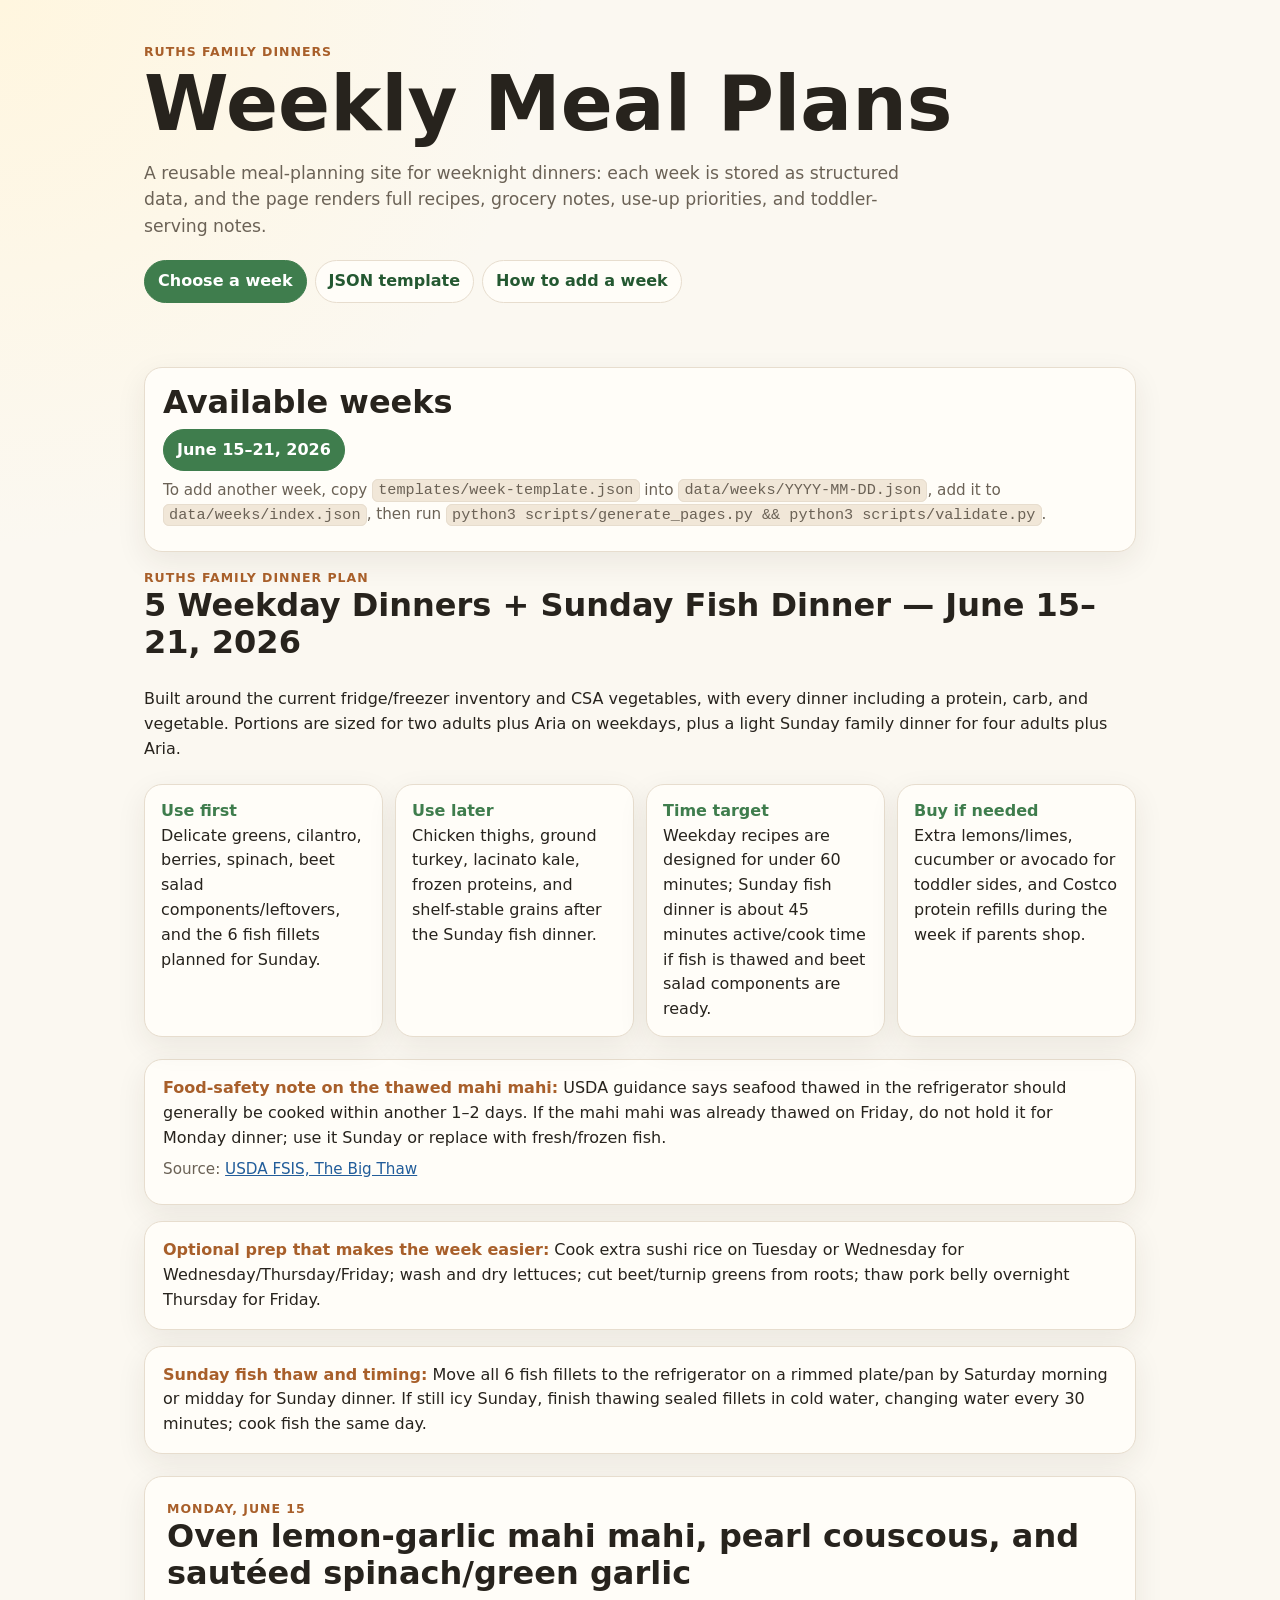
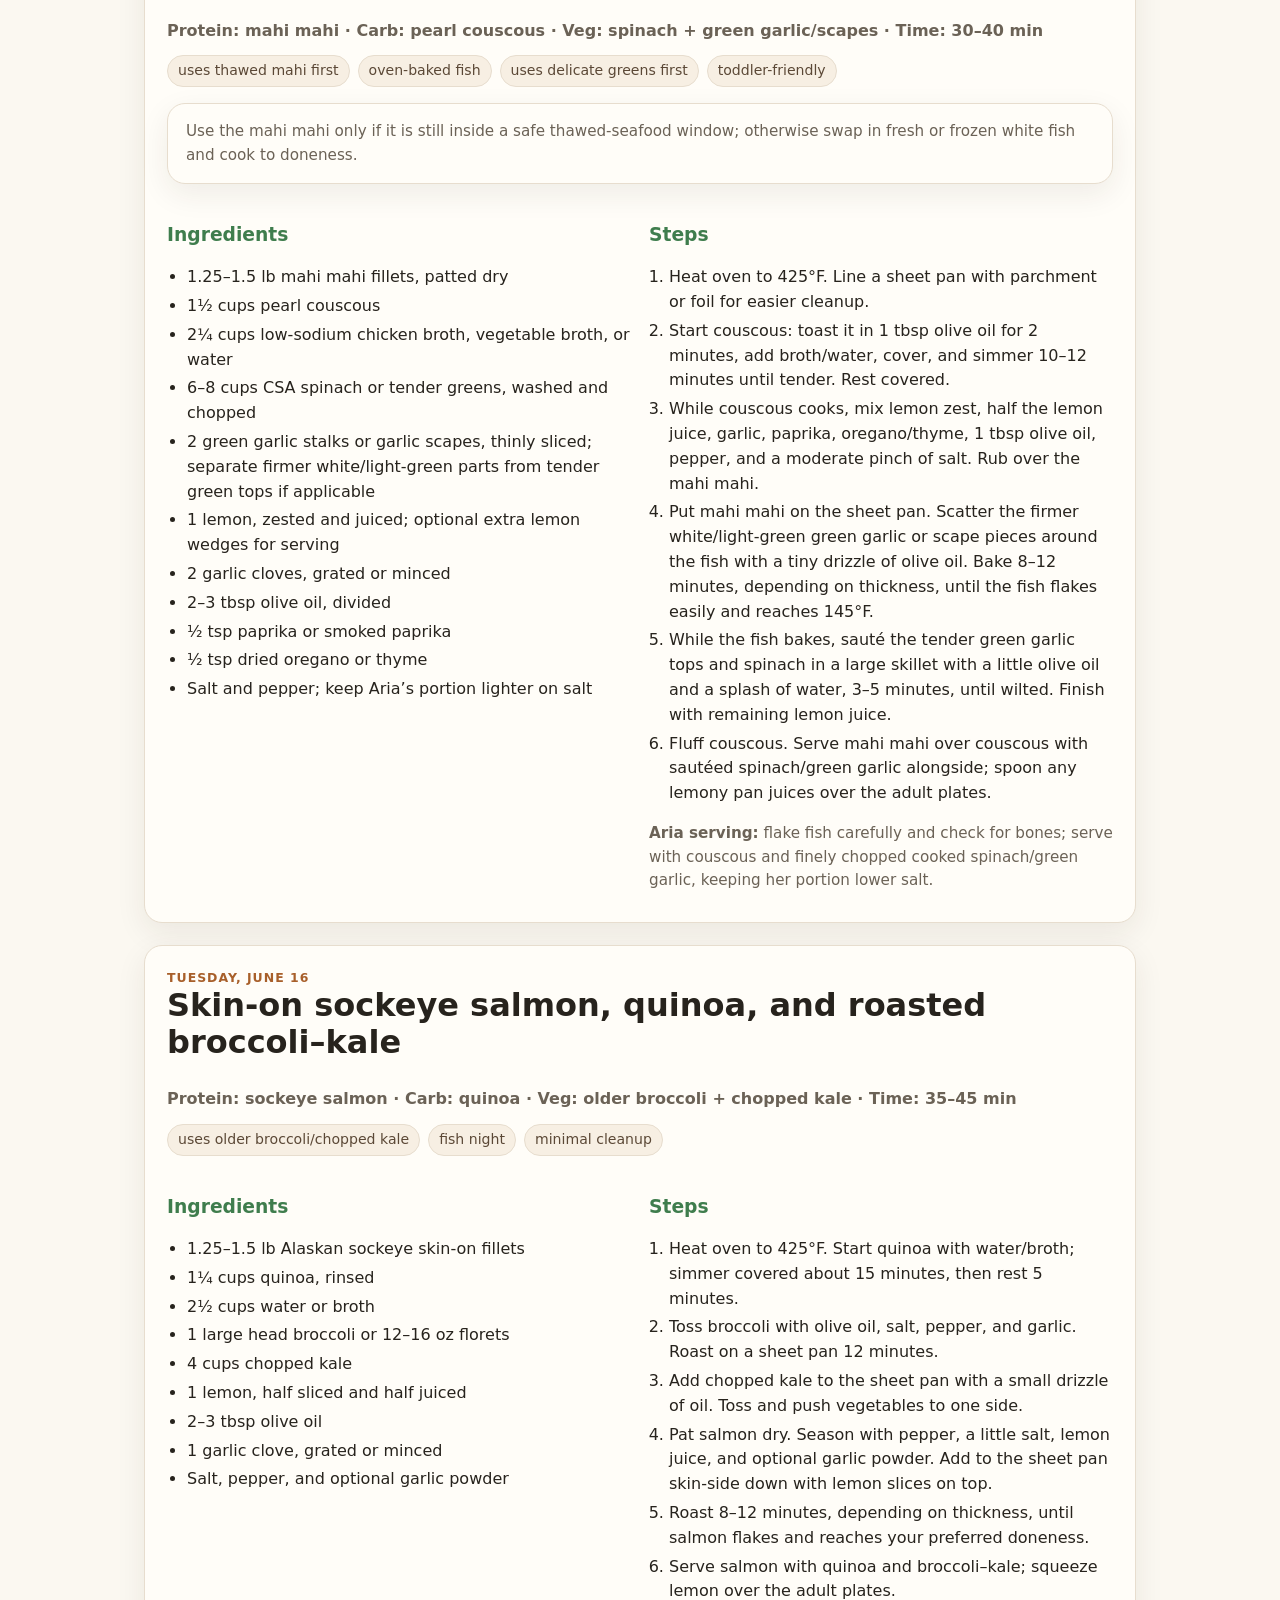
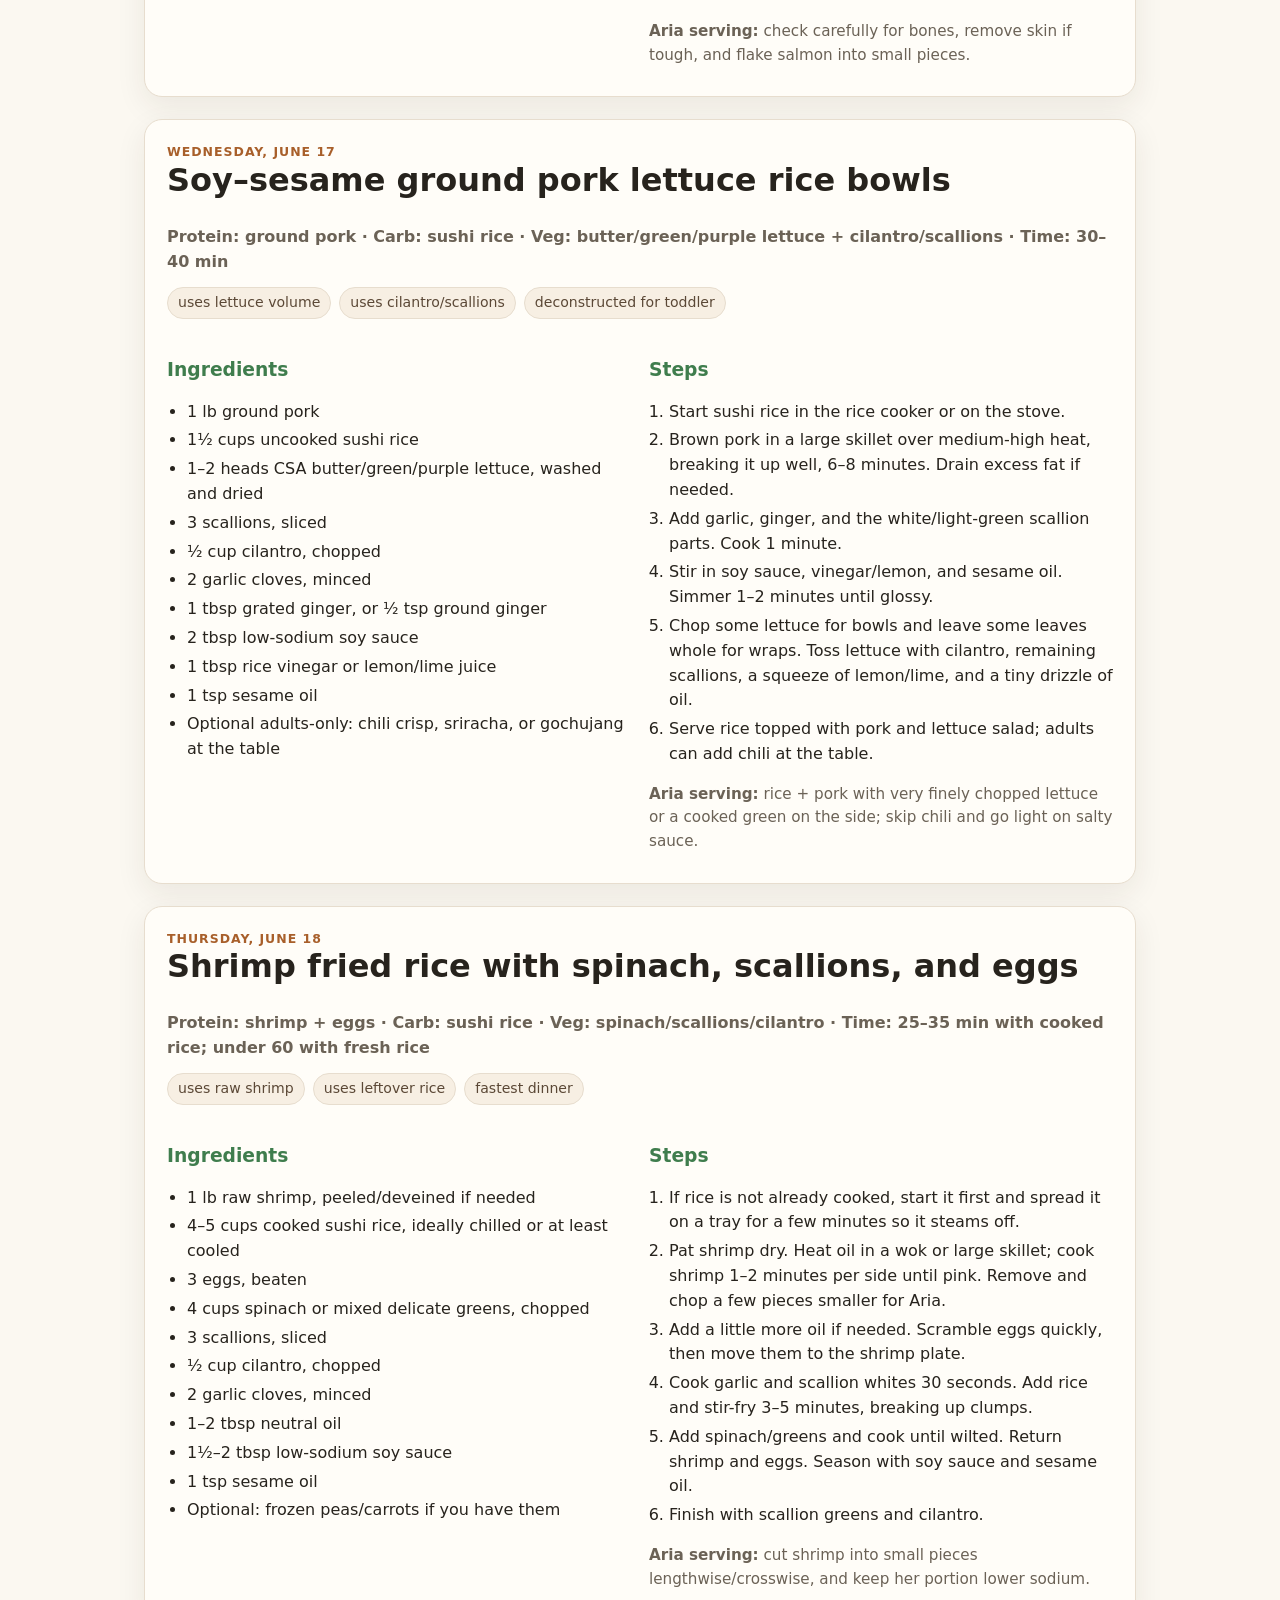
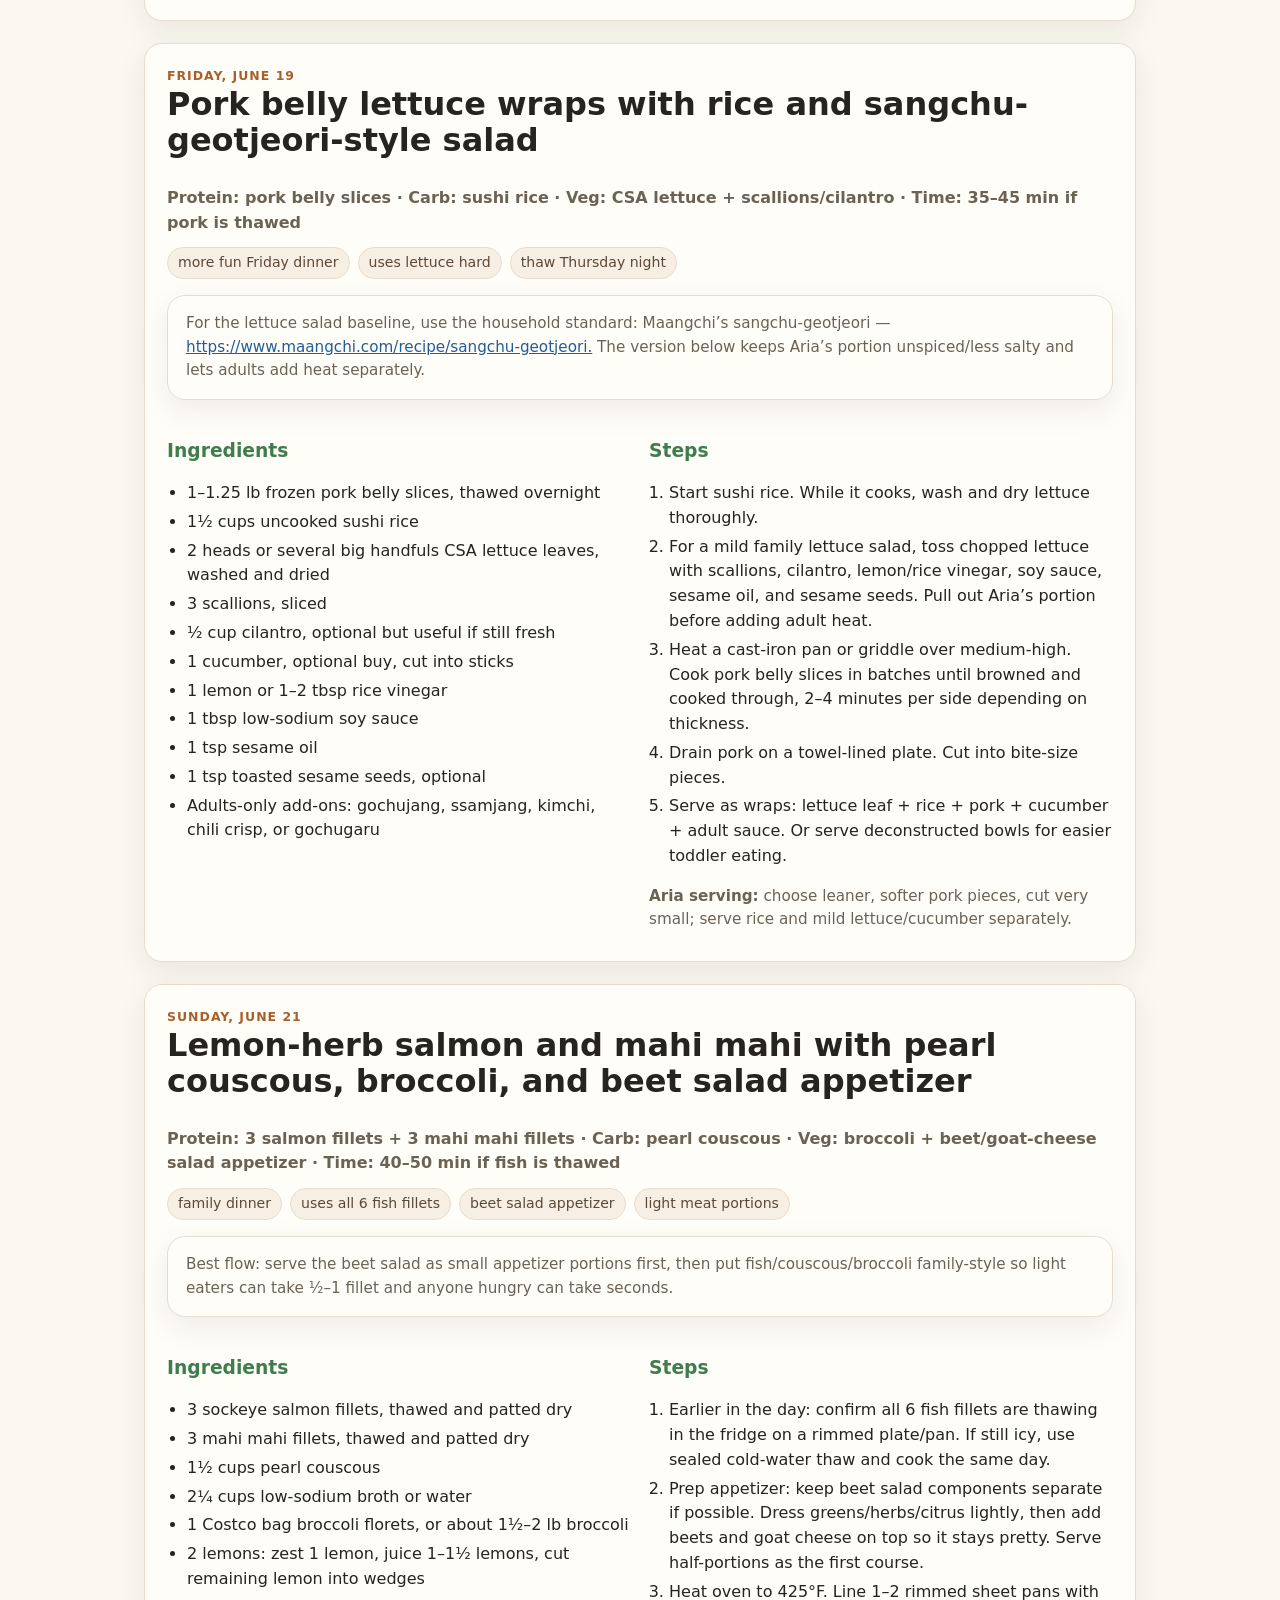
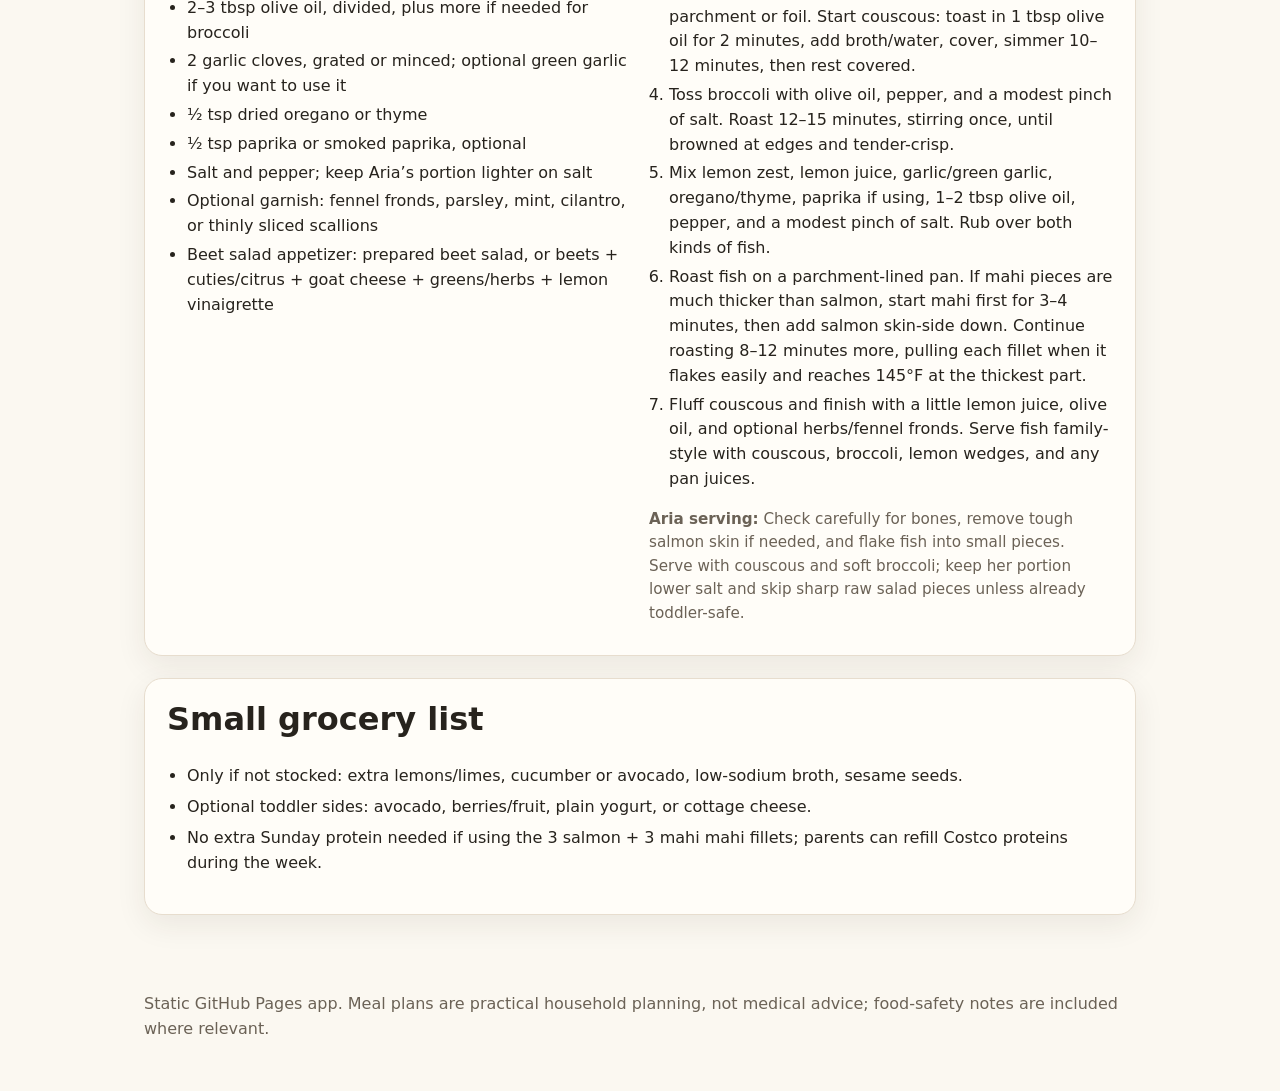
<file: index.html>
<!doctype html>
<html lang="en">
<head>
  <meta charset="utf-8" />
  <meta name="viewport" content="width=device-width, initial-scale=1" />
  <title>Ruths Weekly Meal Plans</title>
  <meta name="description" content="Reusable weekly dinner plans for the Ruths family, with full recipes and grocery notes." />
  <link rel="stylesheet" href="assets/styles.css" />
</head>
<body>
  <header class="site-header">
    <div class="eyebrow">Ruths family dinners</div>
    <h1>Weekly Meal Plans</h1>
    <p class="lede">A reusable meal-planning site for weeknight dinners: each week is stored as structured data, and the page renders full recipes, grocery notes, use-up priorities, and toddler-serving notes.</p>
    <nav class="top-actions" aria-label="Site actions">
      <a class="button" href="#week-list">Choose a week</a>
      <a class="button button-secondary" href="templates/week-template.json">JSON template</a>
      <a class="button button-secondary" href="README.md">How to add a week</a>
    </nav>
  </header>

  <main id="app" class="app" aria-live="polite">
    <section class="loading-card">
      <h2>Loading meal plan…</h2>
      <p>If this stays visible, check that the weekly JSON files are valid and listed in <code>data/weeks/index.json</code>.</p>
    </section>
  </main>

  <footer class="site-footer">
    <p>Static GitHub Pages app. Meal plans are practical household planning, not medical advice; food-safety notes are included where relevant.</p>
  </footer>

  <script src="assets/app.js"></script>
</body>
</html>
</file>
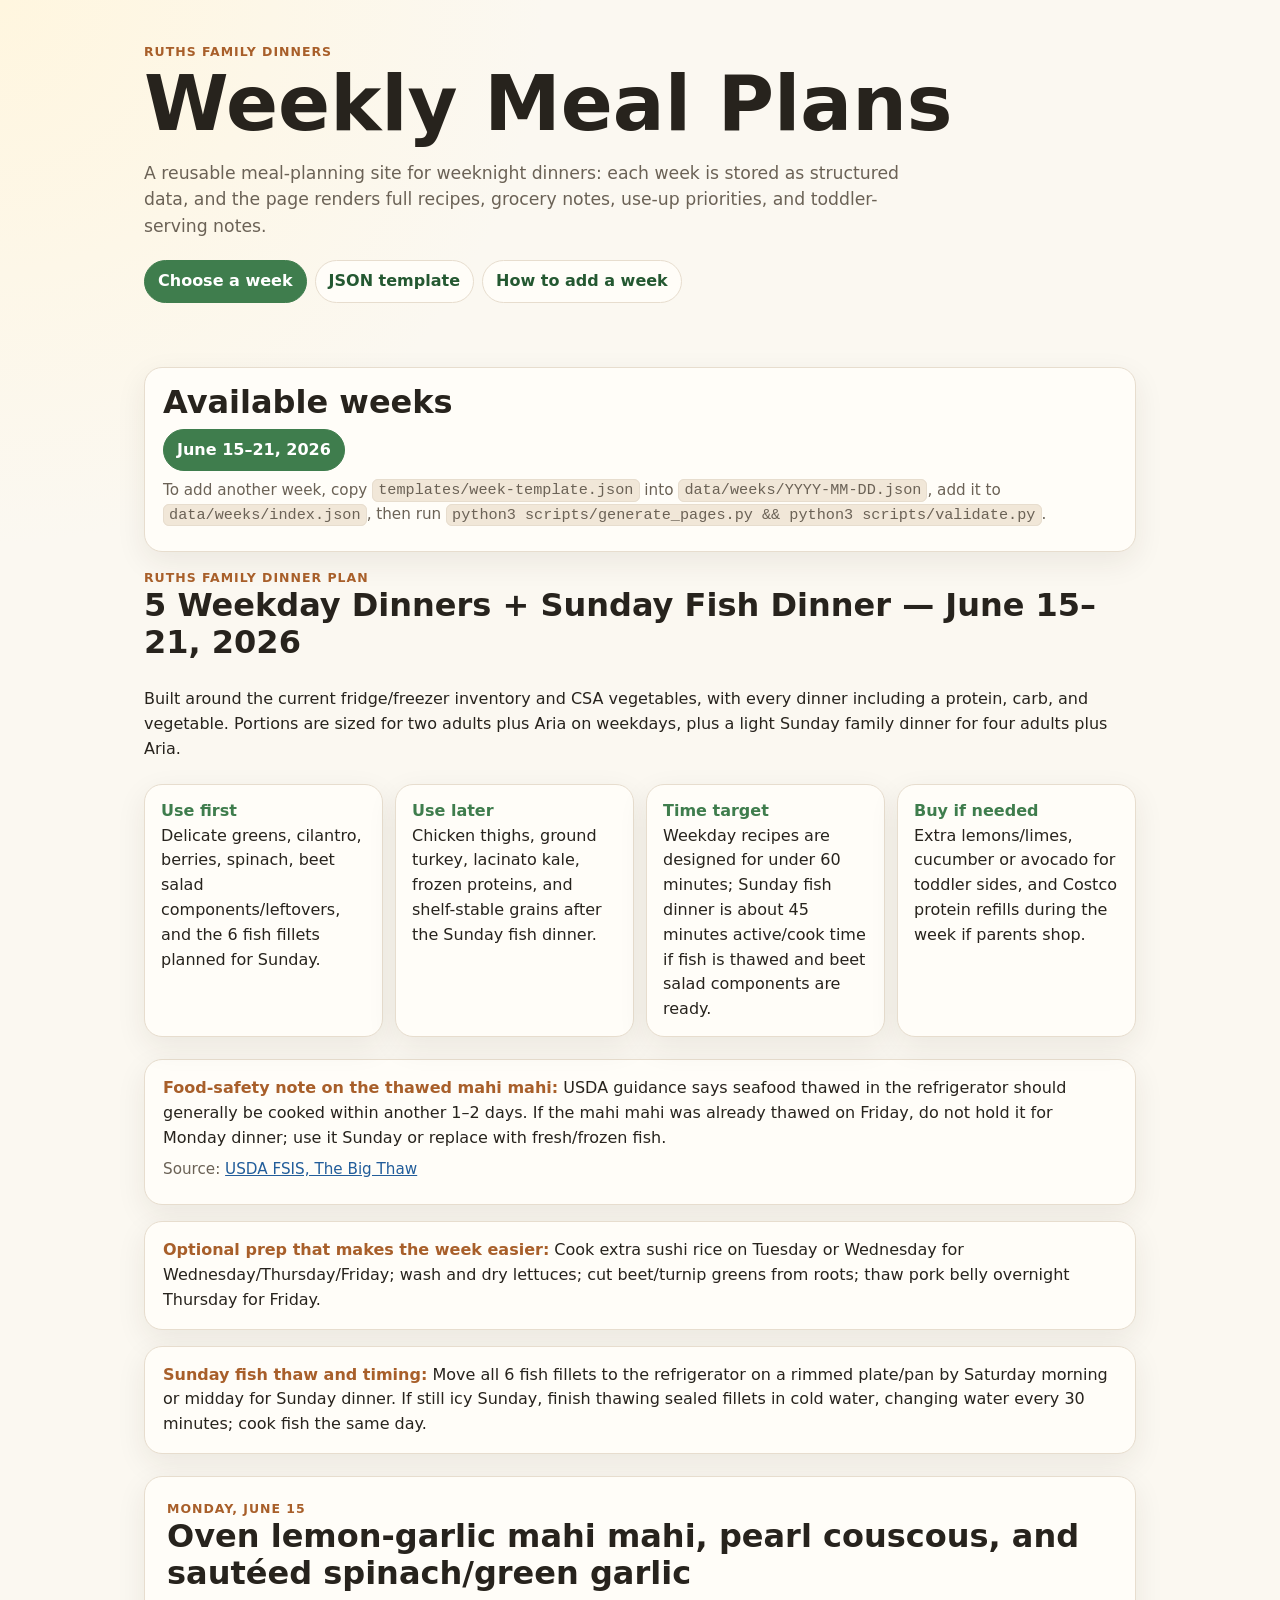
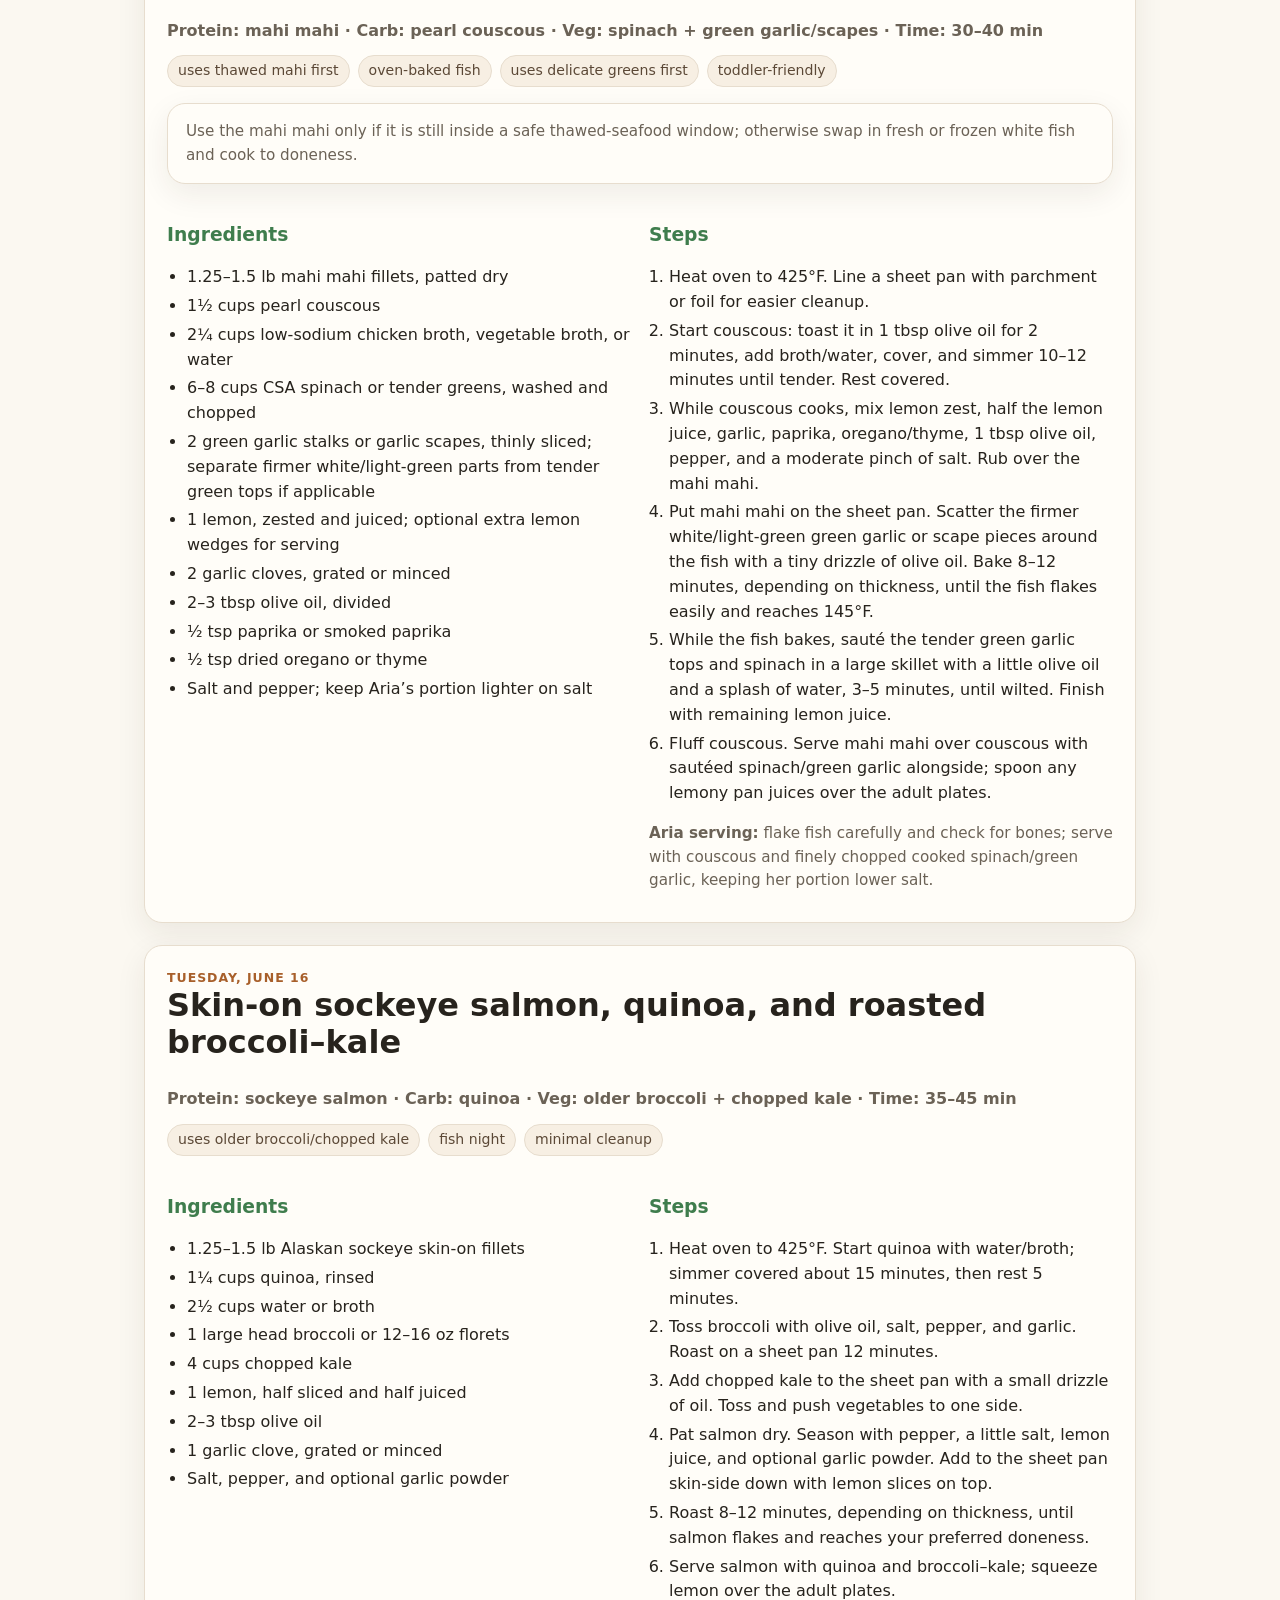
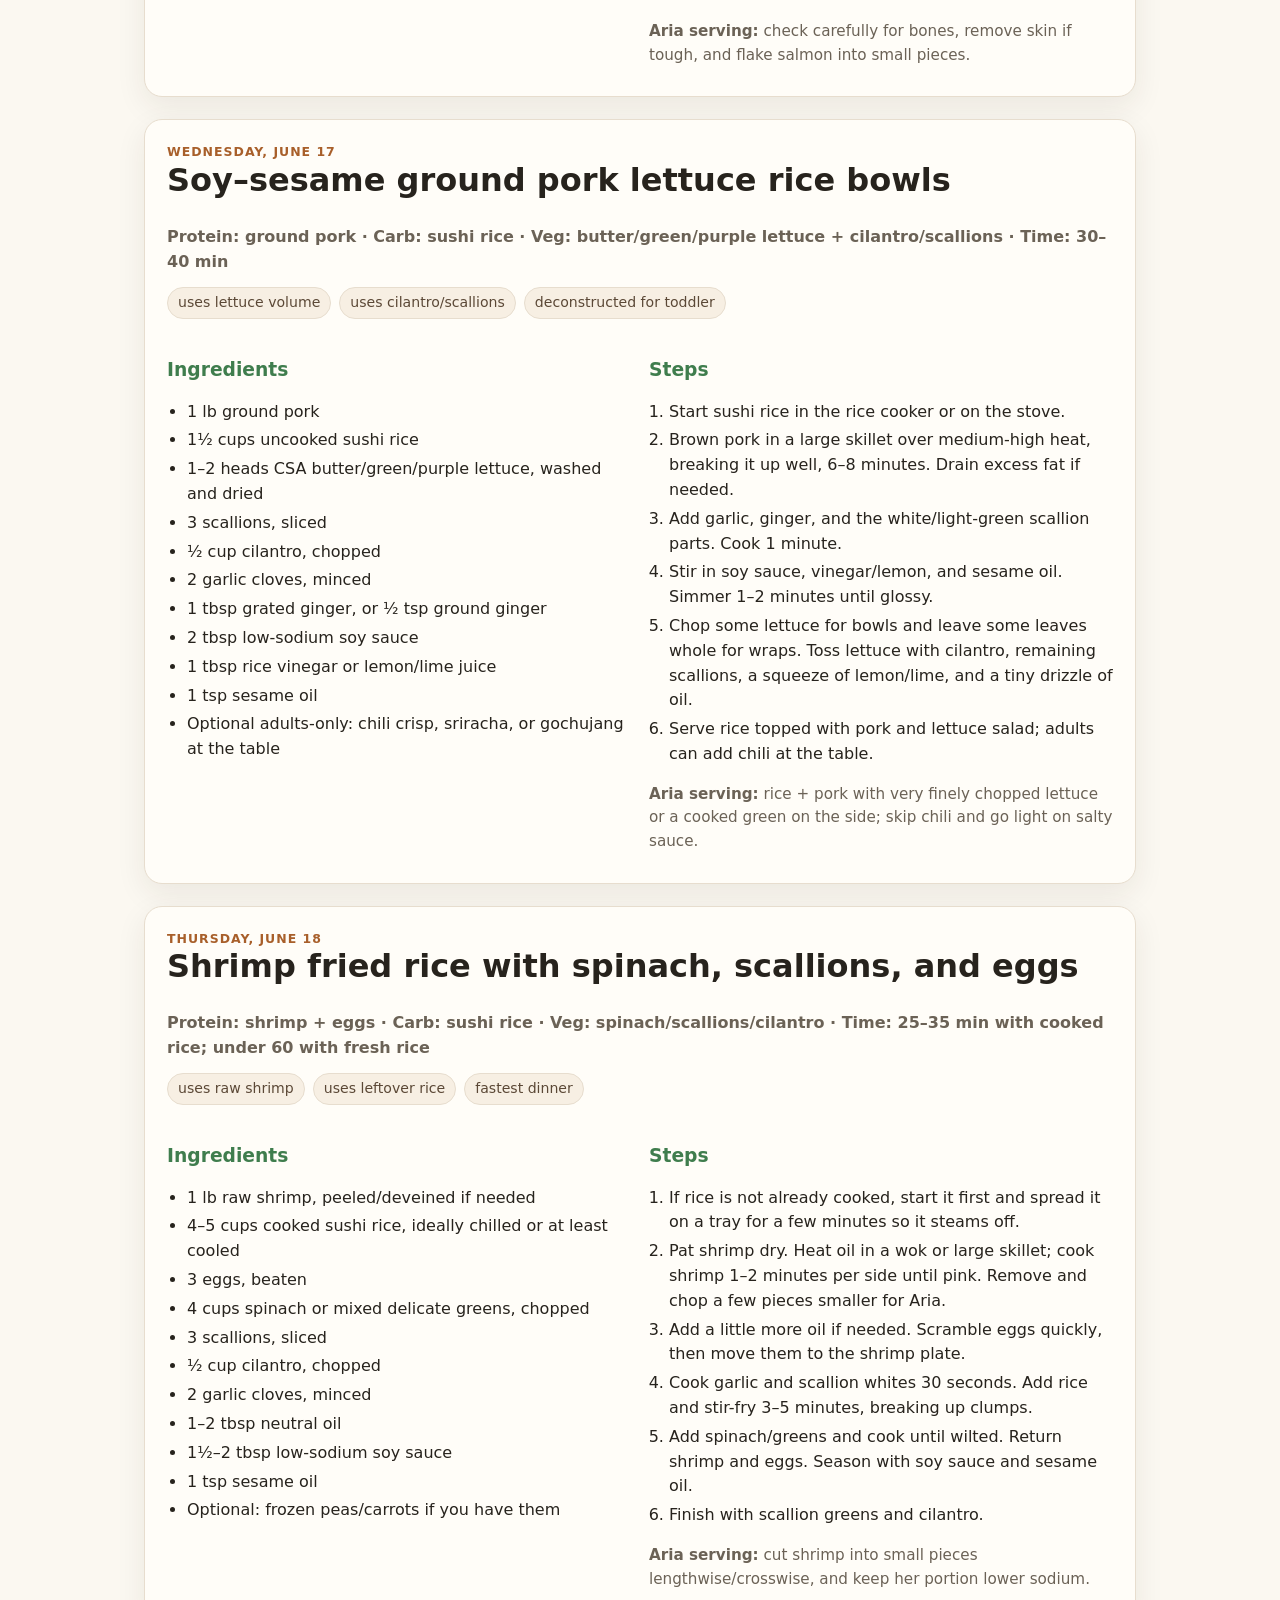
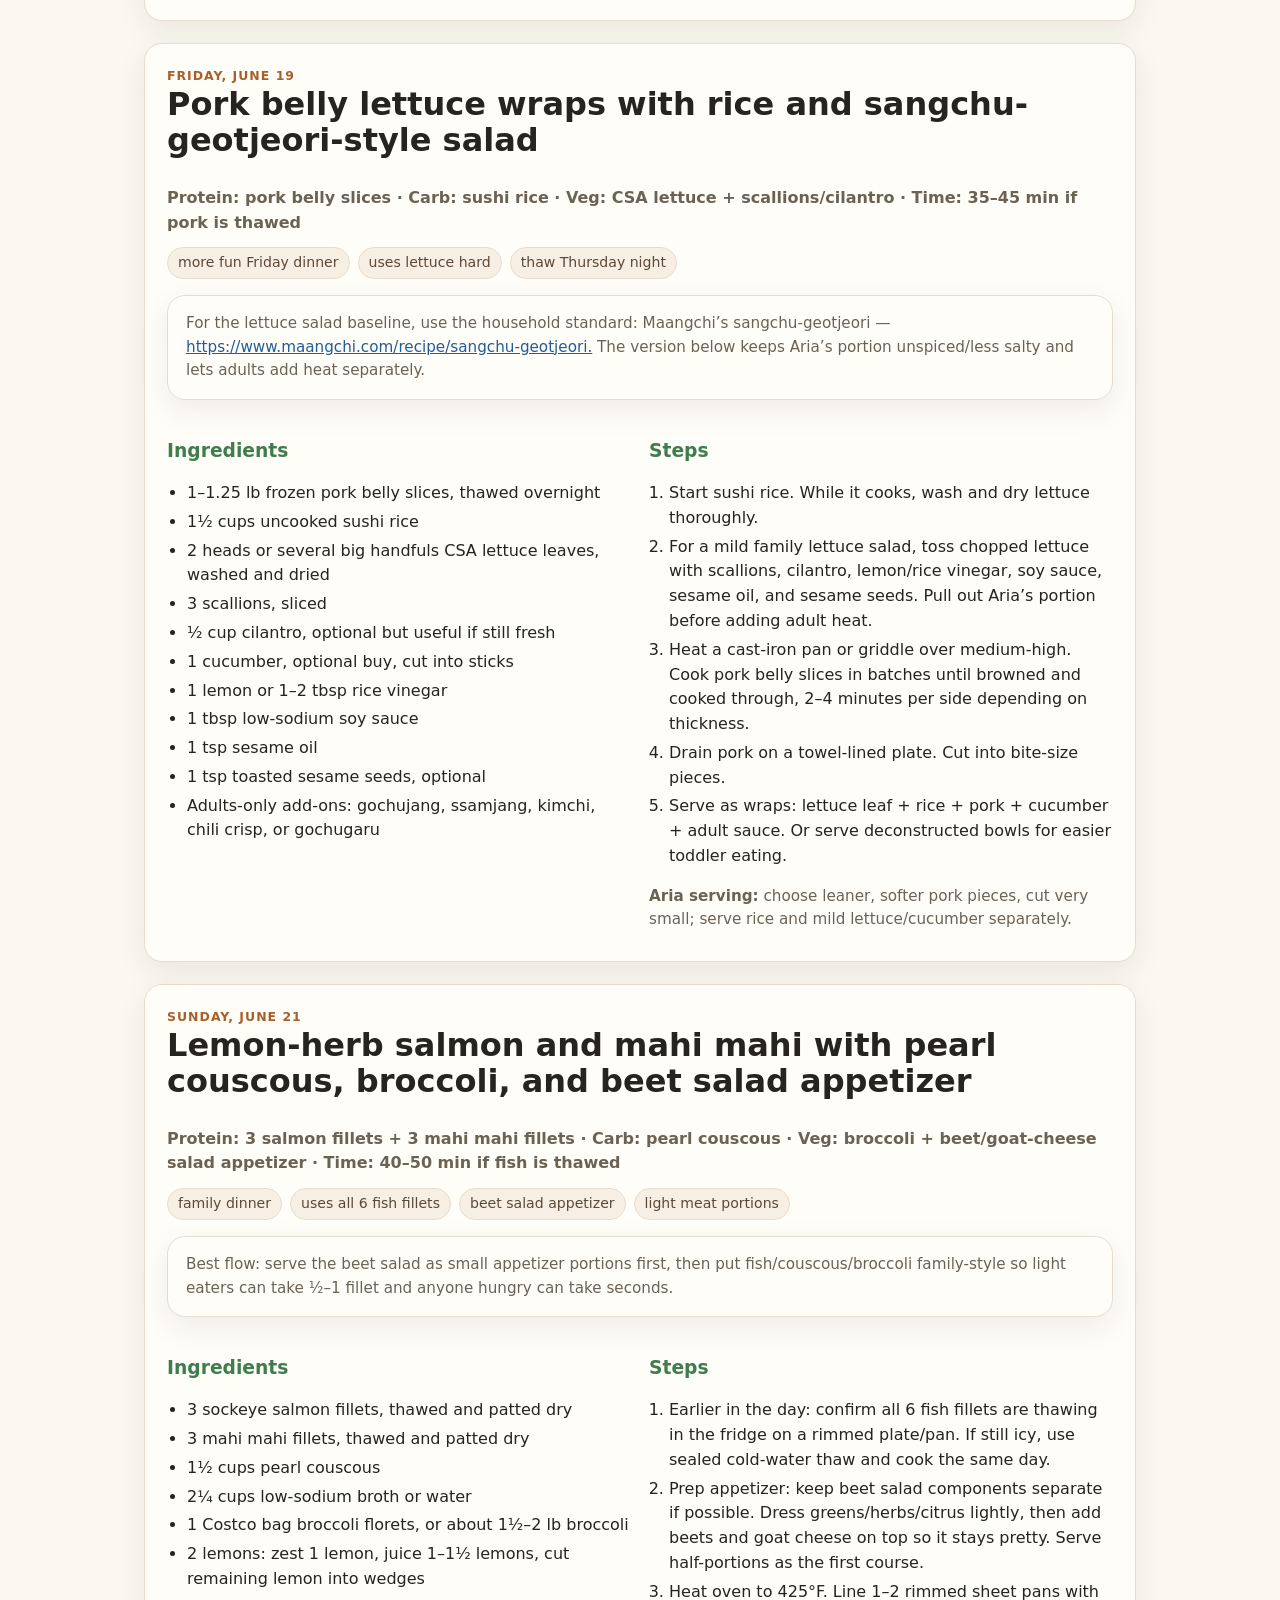
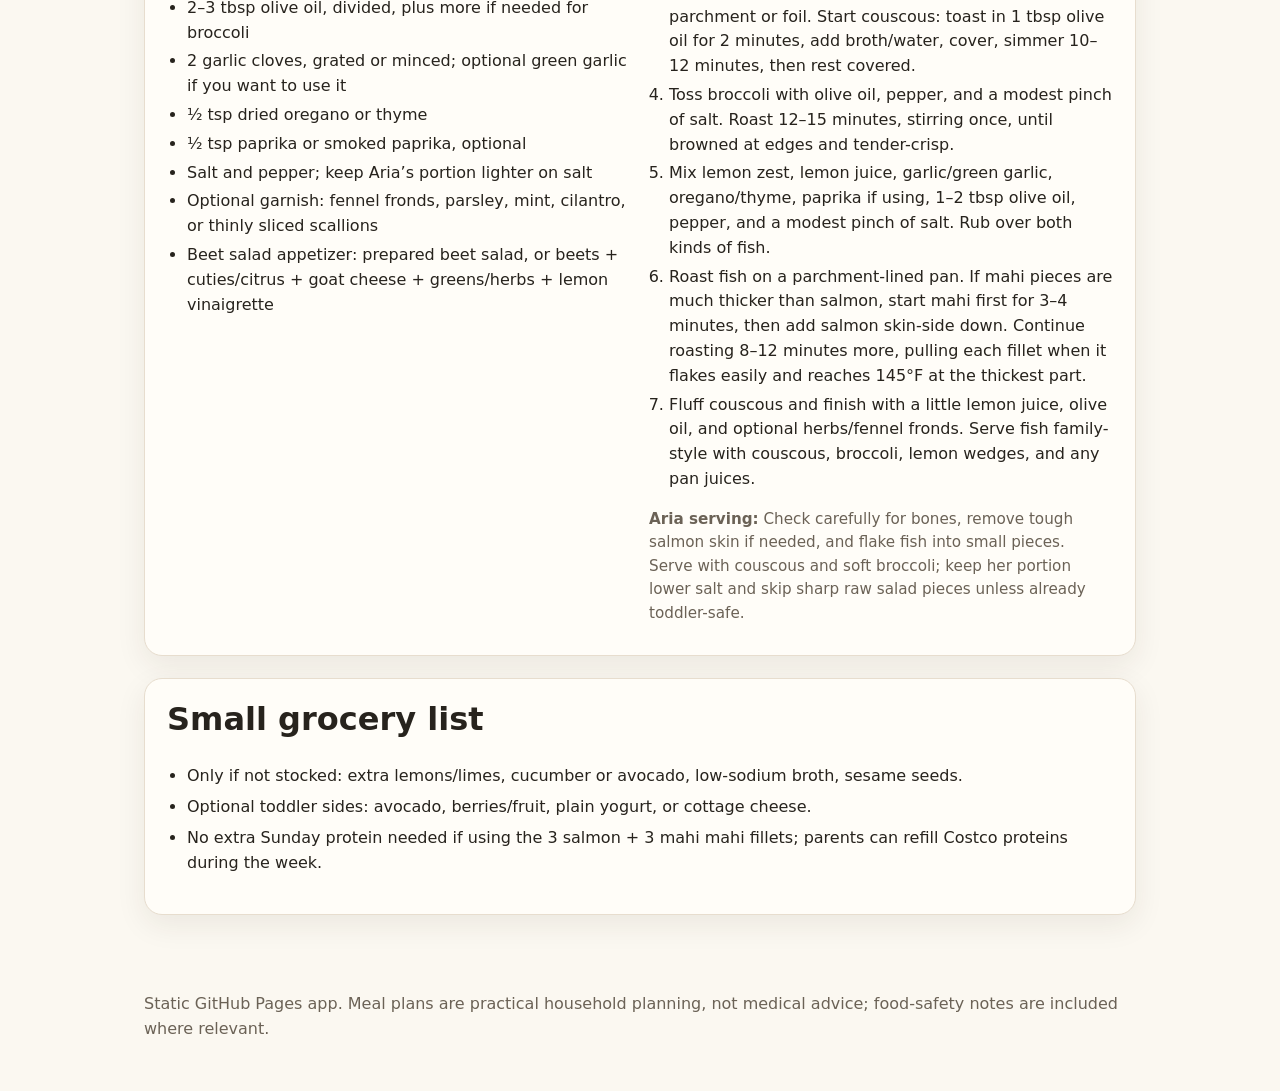
<file: weeks/2026-06-15/index.html>
<!doctype html>
<html lang="en">
<head>
  <meta charset="utf-8" />
  <meta name="viewport" content="width=device-width, initial-scale=1" />
  <title>June 15–21, 2026 — Ruths Weekly Meal Plans</title>
  <meta name="description" content="Reusable weekly dinner plan for the Ruths family." />
  <link rel="stylesheet" href="../../assets/styles.css" />
</head>
<body>
  <header class="site-header">
    <div class="eyebrow">Ruths family dinners</div>
    <h1>Weekly Meal Plans</h1>
    <p class="lede">A reusable meal-planning site for weeknight dinners: each week is stored as structured data, and the page renders full recipes, grocery notes, use-up priorities, and toddler-serving notes.</p>
    <nav class="top-actions" aria-label="Site actions">
      <a class="button" href="#week-list">Choose a week</a>
      <a class="button button-secondary" href="../../templates/week-template.json">JSON template</a>
      <a class="button button-secondary" href="../../README.md">How to add a week</a>
    </nav>
  </header>

  <main id="app" class="app" aria-live="polite">
    <section class="loading-card">
      <h2>Loading meal plan…</h2>
      <p>If this stays visible, check that the weekly JSON files are valid and listed in <code>data/weeks/index.json</code>.</p>
    </section>
  </main>

  <footer class="site-footer">
    <p>Static GitHub Pages app. Meal plans are practical household planning, not medical advice; food-safety notes are included where relevant.</p>
  </footer>

  <script>window.MEAL_PLAN_BASE = '../../';</script>
  <script src="../../assets/app.js"></script>
</body>
</html>
</file>
<file: assets/styles.css>
:root {
  --bg: #fbf8f1;
  --card: #fffdf8;
  --ink: #27231d;
  --muted: #6b6256;
  --accent: #3f7d4d;
  --accent-dark: #245831;
  --accent2: #a85f2a;
  --border: #e7ddce;
  --soft: #f7efe3;
  --shadow: 0 10px 30px rgba(54, 42, 26, 0.08);
}
* { box-sizing: border-box; }
html { scroll-behavior: smooth; }
body {
  margin: 0;
  background: radial-gradient(circle at top left, #fff6df 0, var(--bg) 34rem);
  color: var(--ink);
  font-family: ui-sans-serif, system-ui, -apple-system, BlinkMacSystemFont, "Segoe UI", sans-serif;
  line-height: 1.55;
}
a { color: #225d9a; }
code {
  background: #f1e7d8;
  border: 1px solid var(--border);
  border-radius: 6px;
  padding: 0.08rem 0.32rem;
}
.site-header, .app, .site-footer { max-width: 1040px; margin: 0 auto; padding: 24px; }
.site-header { padding-top: 42px; }
.eyebrow { color: var(--accent2); text-transform: uppercase; letter-spacing: .08em; font-weight: 800; font-size: .78rem; }
h1 { font-size: clamp(2.2rem, 6vw, 4.8rem); line-height: 1.02; margin: .25rem 0 1rem; }
h2 { margin-top: 0; font-size: clamp(1.5rem, 3vw, 2rem); line-height: 1.15; }
h3 { margin: 1.25rem 0 .35rem; color: var(--accent); }
p { margin: .45rem 0; }
.lede { max-width: 780px; color: var(--muted); font-size: 1.08rem; }
.top-actions, .week-tabs, .tags { display: flex; flex-wrap: wrap; gap: 8px; }
.top-actions { margin-top: 20px; }
.button, .week-tab {
  display: inline-flex;
  align-items: center;
  border: 1px solid var(--accent);
  background: var(--accent);
  color: white;
  text-decoration: none;
  border-radius: 999px;
  padding: 8px 13px;
  font-weight: 750;
  cursor: pointer;
}
.button-secondary, .week-tab {
  background: var(--card);
  color: var(--accent-dark);
  border-color: var(--border);
}
.week-tab.active { background: var(--accent); color: white; border-color: var(--accent); }
.summary {
  display: grid;
  grid-template-columns: repeat(auto-fit, minmax(220px, 1fr));
  gap: 12px;
  margin: 22px 0;
}
.summary div, .note, article, .week-picker, .loading-card, .error-card {
  background: var(--card);
  border: 1px solid var(--border);
  border-radius: 18px;
  box-shadow: var(--shadow);
}
.summary div { padding: 14px 16px; }
.summary strong { display: block; color: var(--accent); }
.note, .week-picker, .loading-card, .error-card { padding: 16px 18px; margin: 16px 0; }
.note strong { color: var(--accent2); }
.week-picker h2 { margin-bottom: 8px; }
article { padding: 22px; margin: 22px 0; }
.meta { color: var(--muted); font-weight: 650; margin-bottom: 12px; }
ul, ol { padding-left: 1.25rem; }
li { margin: .25rem 0; }
.tag { border: 1px solid var(--border); background: var(--soft); color: #5b4836; border-radius: 999px; padding: 4px 10px; font-size: .88rem; }
.grid { display: grid; grid-template-columns: repeat(auto-fit, minmax(280px, 1fr)); gap: 18px; }
.small { color: var(--muted); font-size: .95rem; }
.site-footer { color: var(--muted); padding-bottom: 44px; }
.recipe-section { margin-top: 1rem; }
.grocery-list li { margin-bottom: .4rem; }
@media print {
  body { background: white; }
  article, .note, .summary div, .week-picker { box-shadow: none; break-inside: avoid; }
  .top-actions, .week-picker { display: none; }
}
</file>
